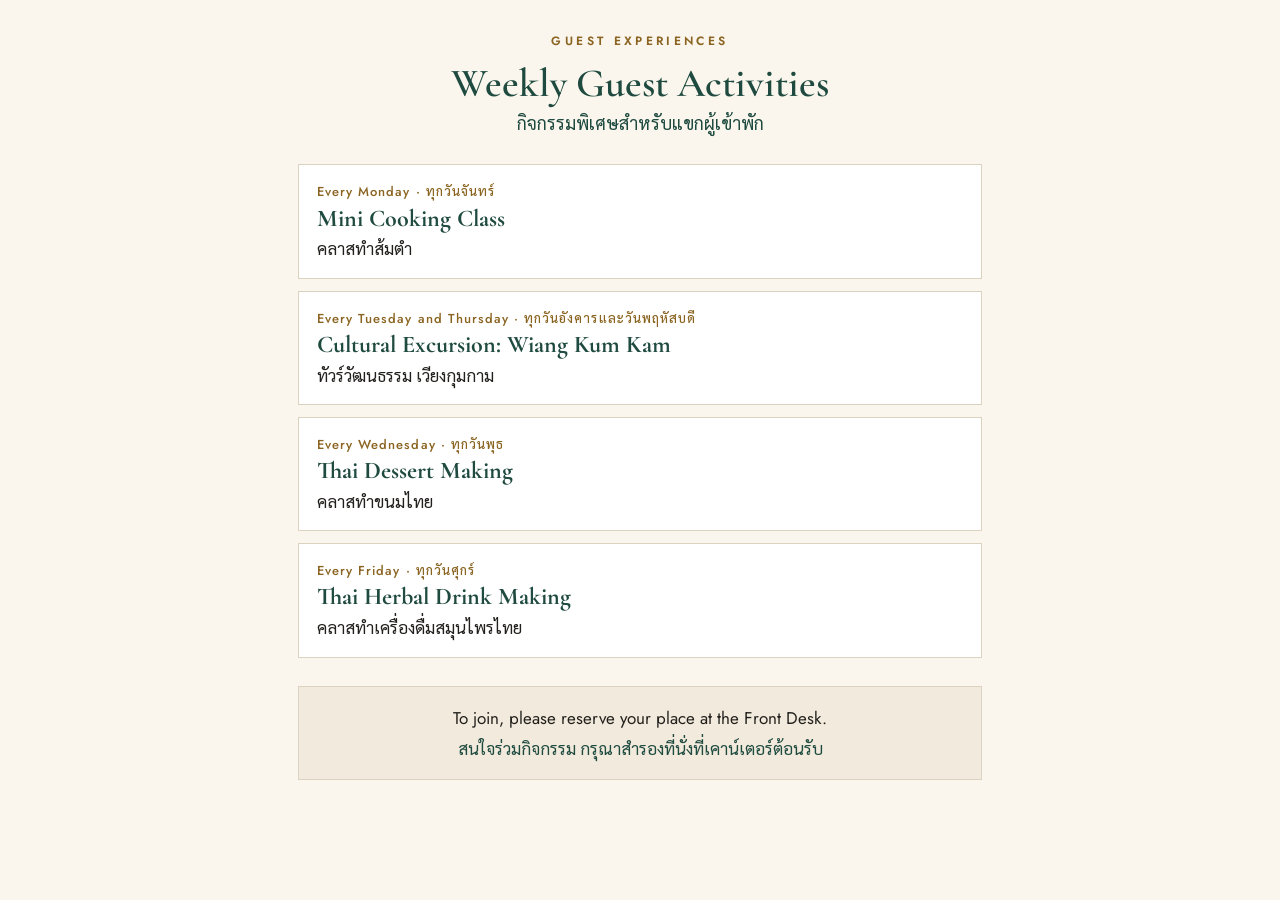
<file: index.html>
<!doctype html>
<html lang="en">
<head>
<meta charset="utf-8">
<meta name="viewport" content="width=device-width, initial-scale=1">
<title>Weekly Guest Activities</title>
<link rel="preconnect" href="https://fonts.googleapis.com">
<link rel="preconnect" href="https://fonts.gstatic.com" crossorigin>
<link rel="stylesheet" href="https://fonts.googleapis.com/css2?family=Cormorant+Garamond:ital,wght@0,600;0,700;1,500&amp;family=Jost:wght@400;500;600&amp;family=Sarabun:wght@400;500&amp;display=swap">
<link rel="stylesheet" href="style.css">
</head>
<body>
<main class="page">
<p class="eyebrow">Guest Experiences</p>
<h1>Weekly Guest Activities</h1>
<p class="th th-title" lang="th">กิจกรรมพิเศษสำหรับแขกผู้เข้าพัก</p>
<ul class="cards">
<li><a class="card" href="cooking/">
<span class="card-day">Every Monday · <span class="th" lang="th">ทุกวันจันทร์</span></span>
<span class="card-title">Mini Cooking Class</span>
<span class="th" lang="th">คลาสทำส้มตำ</span>
</a></li>
<li><a class="card" href="excursion/">
<span class="card-day">Every Tuesday and Thursday · <span class="th" lang="th">ทุกวันอังคารและวันพฤหัสบดี</span></span>
<span class="card-title">Cultural Excursion: Wiang Kum Kam</span>
<span class="th" lang="th">ทัวร์วัฒนธรรม เวียงกุมกาม</span>
</a></li>
<li><a class="card" href="dessert/">
<span class="card-day">Every Wednesday · <span class="th" lang="th">ทุกวันพุธ</span></span>
<span class="card-title">Thai Dessert Making</span>
<span class="th" lang="th">คลาสทำขนมไทย</span>
</a></li>
<li><a class="card" href="herbal-drink/">
<span class="card-day">Every Friday · <span class="th" lang="th">ทุกวันศุกร์</span></span>
<span class="card-title">Thai Herbal Drink Making</span>
<span class="th" lang="th">คลาสทำเครื่องดื่มสมุนไพรไทย</span>
</a></li>
</ul>
<section class="book">
<p>To join, please reserve your place at the Front Desk.</p>
<p class="th" lang="th">สนใจร่วมกิจกรรม กรุณาสำรองที่นั่งที่เคาน์เตอร์ต้อนรับ</p>
</section>
</main>
</body>
</html>
</file>
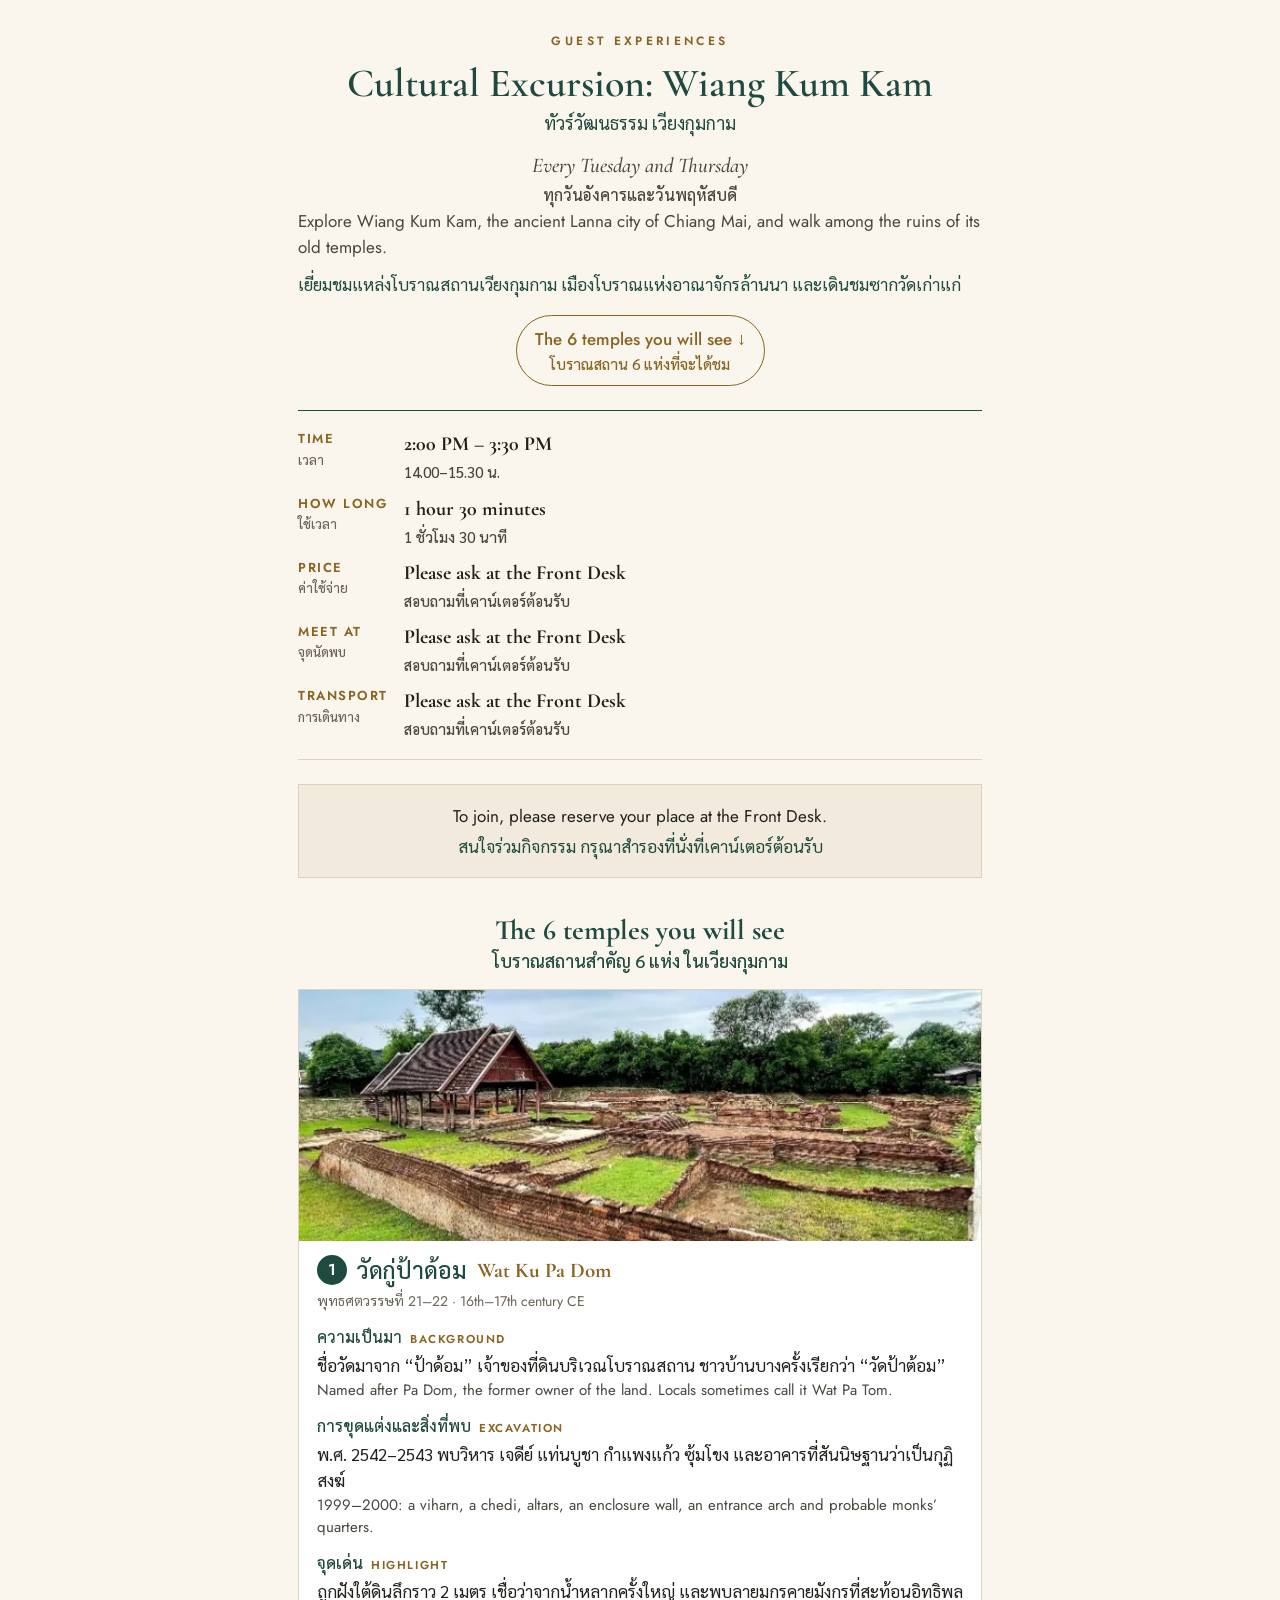
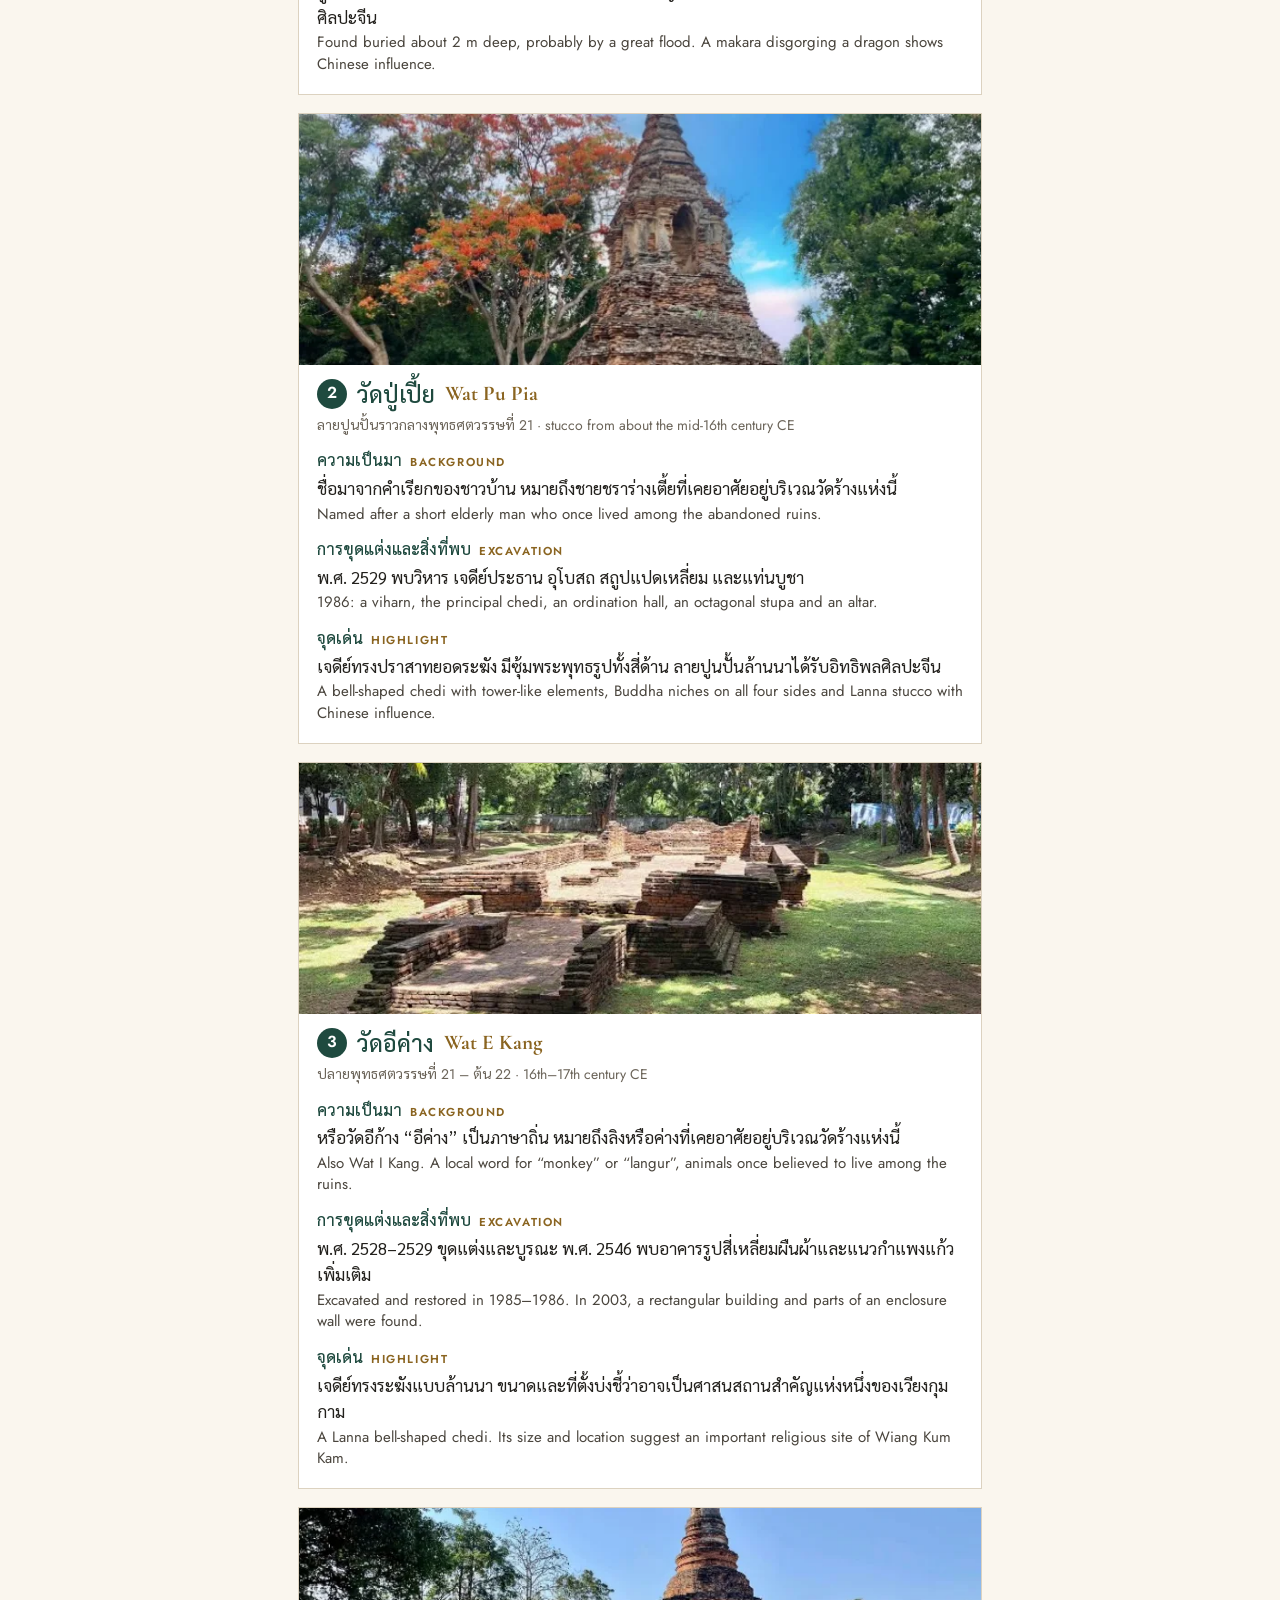
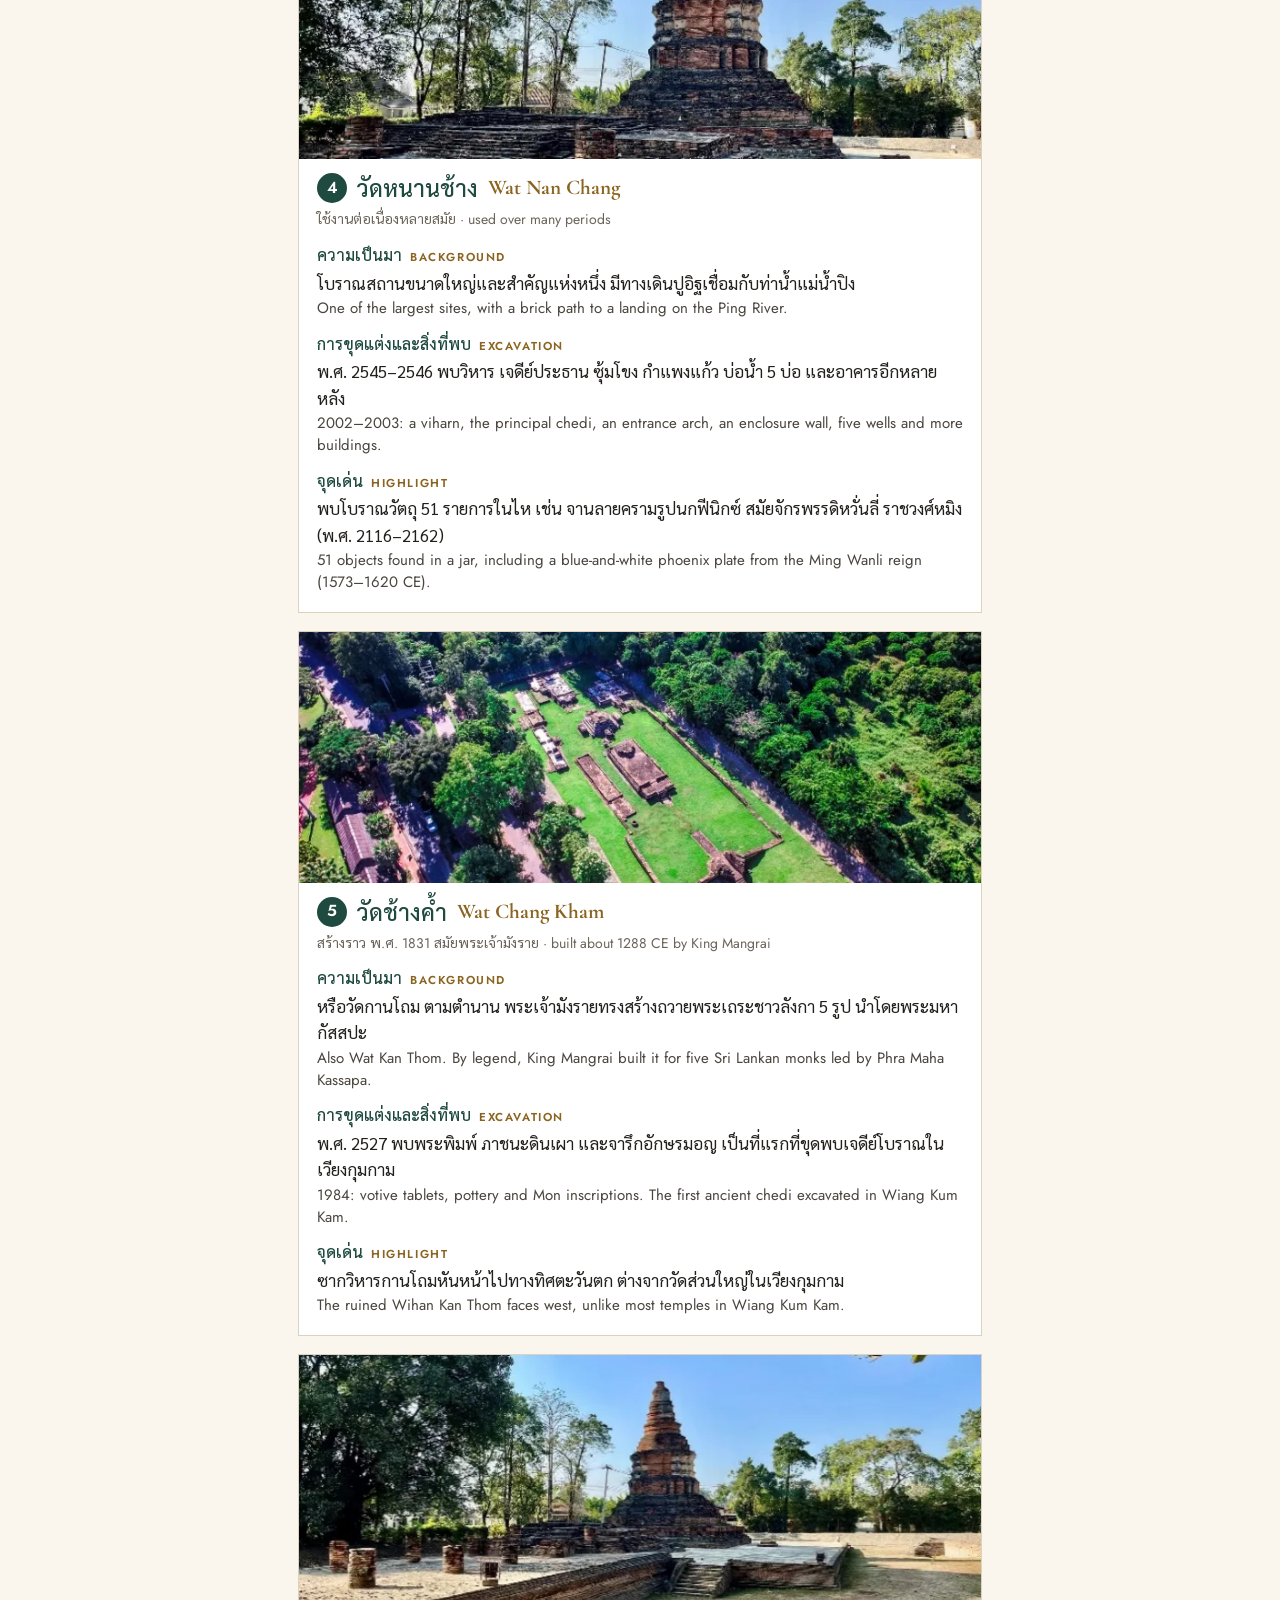
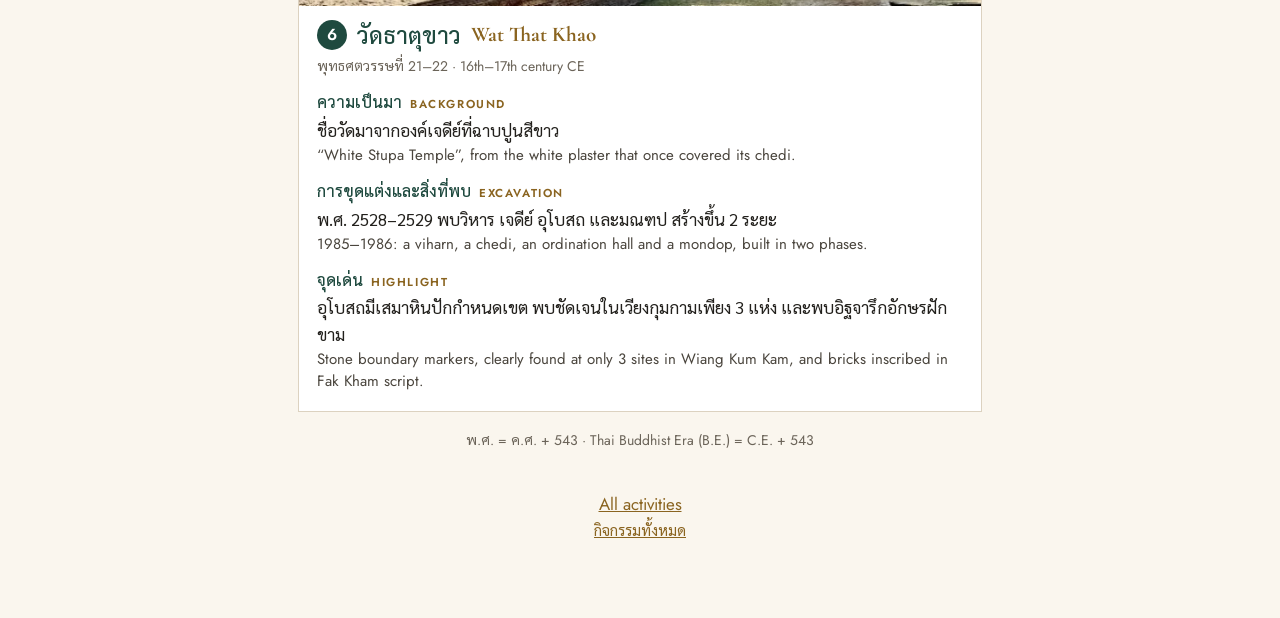
<file: excursion/index.html>
<!doctype html>
<html lang="en">
<head>
<meta charset="utf-8">
<meta name="viewport" content="width=device-width, initial-scale=1">
<title>Cultural Excursion: Wiang Kum Kam · Guest Experiences</title>
<link rel="preconnect" href="https://fonts.googleapis.com">
<link rel="preconnect" href="https://fonts.gstatic.com" crossorigin>
<link rel="stylesheet" href="https://fonts.googleapis.com/css2?family=Cormorant+Garamond:ital,wght@0,600;0,700;1,500&amp;family=Jost:wght@400;500;600&amp;family=Sarabun:wght@400;500&amp;display=swap">
<link rel="stylesheet" href="../style.css">
</head>
<body>
<main class="page">
<p class="eyebrow">Guest Experiences</p>
<h1>Cultural Excursion: Wiang Kum Kam</h1>
<p class="th th-title" lang="th">ทัวร์วัฒนธรรม เวียงกุมกาม</p>
<p class="day">Every Tuesday and Thursday <span class="dot">·</span> <span class="th" lang="th">ทุกวันอังคารและวันพฤหัสบดี</span></p>
<p class="text">Explore Wiang Kum Kam, the ancient Lanna city of Chiang Mai, and walk among the ruins of its old temples.</p>
<p class="text th" lang="th">เยี่ยมชมแหล่งโบราณสถานเวียงกุมกาม เมืองโบราณแห่งอาณาจักรล้านนา และเดินชมซากวัดเก่าแก่</p>
<p class="jump"><a href="#sites">The 6 temples you will see ↓ <span class="th" lang="th">โบราณสถาน 6 แห่งที่จะได้ชม</span></a></p>
<dl class="facts">
<dt>Time <span class="th" lang="th">เวลา</span></dt><dd>2:00 PM – 3:30 PM <span class="th" lang="th">14.00–15.30 น.</span></dd>
<dt>How long <span class="th" lang="th">ใช้เวลา</span></dt><dd>1 hour 30 minutes <span class="th" lang="th">1 ชั่วโมง 30 นาที</span></dd>
<dt>Price <span class="th" lang="th">ค่าใช้จ่าย</span></dt><dd>Please ask at the Front Desk <span class="th" lang="th">สอบถามที่เคาน์เตอร์ต้อนรับ</span></dd>
<dt>Meet at <span class="th" lang="th">จุดนัดพบ</span></dt><dd>Please ask at the Front Desk <span class="th" lang="th">สอบถามที่เคาน์เตอร์ต้อนรับ</span></dd>
<dt>Transport <span class="th" lang="th">การเดินทาง</span></dt><dd>Please ask at the Front Desk <span class="th" lang="th">สอบถามที่เคาน์เตอร์ต้อนรับ</span></dd>
</dl>
<section class="book">
<p>To join, please reserve your place at the Front Desk.</p>
<p class="th" lang="th">สนใจร่วมกิจกรรม กรุณาสำรองที่นั่งที่เคาน์เตอร์ต้อนรับ</p>
</section>
<section class="sites" id="sites">
<h2>The 6 temples you will see <span class="th" lang="th">โบราณสถานสำคัญ 6 แห่ง ในเวียงกุมกาม</span></h2>
<article class="site">
<img src="../photos/wkk-1.webp" alt="วัดกู่ป้าด้อม Wat Ku Pa Dom" width="750" height="276" loading="lazy">
<div class="site-body">
<h3><span class="num">1</span><span lang="th">วัดกู่ป้าด้อม</span> <span class="en">Wat Ku Pa Dom</span></h3>
<p class="age"><span lang="th">พุทธศตวรรษที่ 21–22</span> · 16th–17th century CE</p>
<h4><span lang="th">ความเป็นมา</span> <span class="en">Background</span></h4><p class="th" lang="th">ชื่อวัดมาจาก “<span class=nw>ป้าด้อม</span>” เจ้าของที่ดินบริเวณโบราณสถาน ชาวบ้านบางครั้งเรียกว่า “<span class=nw>วัดป้าต้อม</span>”</p><p class="en">Named after Pa Dom, the former owner of the land. Locals sometimes call it Wat Pa Tom.</p>
<h4><span lang="th">การขุดแต่งและสิ่งที่พบ</span> <span class="en">Excavation</span></h4><p class="th" lang="th">พ.ศ. 2542–2543 พบวิหาร เจดีย์ แท่นบูชา กำแพงแก้ว ซุ้มโขง และอาคารที่สันนิษฐานว่าเป็นกุฏิสงฆ์</p><p class="en">1999–2000: a viharn, a chedi, altars, an enclosure wall, an entrance arch and probable monks’ quarters.</p>
<h4><span lang="th">จุดเด่น</span> <span class="en">Highlight</span></h4><p class="th" lang="th">ถูกฝังใต้ดินลึกราว 2 เมตร เชื่อว่าจากน้ำหลากครั้งใหญ่ และพบลายมกรคายมังกรที่สะท้อนอิทธิพลศิลปะจีน</p><p class="en">Found buried about 2 m deep, probably by a great flood. A makara disgorging a dragon shows Chinese influence.</p>
</div>
</article>
<article class="site">
<img src="../photos/wkk-2.webp" alt="วัดปู่เปี้ย Wat Pu Pia" width="750" height="276" loading="lazy">
<div class="site-body">
<h3><span class="num">2</span><span lang="th">วัดปู่เปี้ย</span> <span class="en">Wat Pu Pia</span></h3>
<p class="age"><span lang="th">ลายปูนปั้นราวกลางพุทธศตวรรษที่ 21</span> · stucco from about the mid-16th century CE</p>
<h4><span lang="th">ความเป็นมา</span> <span class="en">Background</span></h4><p class="th" lang="th">ชื่อมาจากคำเรียกของชาวบ้าน หมายถึงชายชราร่างเตี้ยที่เคยอาศัยอยู่บริเวณวัดร้างแห่งนี้</p><p class="en">Named after a short elderly man who once lived among the abandoned ruins.</p>
<h4><span lang="th">การขุดแต่งและสิ่งที่พบ</span> <span class="en">Excavation</span></h4><p class="th" lang="th">พ.ศ. 2529 พบวิหาร เจดีย์ประธาน อุโบสถ สถูปแปดเหลี่ยม และแท่นบูชา</p><p class="en">1986: a viharn, the principal chedi, an ordination hall, an octagonal stupa and an altar.</p>
<h4><span lang="th">จุดเด่น</span> <span class="en">Highlight</span></h4><p class="th" lang="th">เจดีย์ทรงปราสาทยอดระฆัง มีซุ้มพระพุทธรูปทั้งสี่ด้าน ลายปูนปั้นล้านนาได้รับอิทธิพลศิลปะจีน</p><p class="en">A bell-shaped chedi with tower-like elements, Buddha niches on all four sides and Lanna stucco with Chinese influence.</p>
</div>
</article>
<article class="site">
<img src="../photos/wkk-3.webp" alt="วัดอีค่าง Wat E Kang" width="750" height="276" loading="lazy">
<div class="site-body">
<h3><span class="num">3</span><span lang="th">วัดอีค่าง</span> <span class="en">Wat E Kang</span></h3>
<p class="age"><span lang="th">ปลายพุทธศตวรรษที่ 21 – ต้น 22</span> · 16th–17th century CE</p>
<h4><span lang="th">ความเป็นมา</span> <span class="en">Background</span></h4><p class="th" lang="th">หรือวัดอีก้าง “<span class=nw>อีค่าง</span>” เป็นภาษาถิ่น หมายถึงลิงหรือค่างที่เคยอาศัยอยู่บริเวณวัดร้างแห่งนี้</p><p class="en">Also Wat I Kang. A local word for “monkey” or “langur”, animals once believed to live among the ruins.</p>
<h4><span lang="th">การขุดแต่งและสิ่งที่พบ</span> <span class="en">Excavation</span></h4><p class="th" lang="th">พ.ศ. 2528–2529 ขุดแต่งและบูรณะ พ.ศ. 2546 พบอาคารรูปสี่เหลี่ยมผืนผ้าและแนวกำแพงแก้วเพิ่มเติม</p><p class="en">Excavated and restored in 1985–1986. In 2003, a rectangular building and parts of an enclosure wall were found.</p>
<h4><span lang="th">จุดเด่น</span> <span class="en">Highlight</span></h4><p class="th" lang="th">เจดีย์ทรงระฆังแบบล้านนา ขนาดและที่ตั้งบ่งชี้ว่าอาจเป็นศาสนสถานสำคัญแห่งหนึ่งของเวียงกุมกาม</p><p class="en">A Lanna bell-shaped chedi. Its size and location suggest an important religious site of Wiang Kum Kam.</p>
</div>
</article>
<article class="site">
<img src="../photos/wkk-4.webp" alt="วัดหนานช้าง Wat Nan Chang" width="750" height="276" loading="lazy">
<div class="site-body">
<h3><span class="num">4</span><span lang="th">วัดหนานช้าง</span> <span class="en">Wat Nan Chang</span></h3>
<p class="age"><span lang="th">ใช้งานต่อเนื่องหลายสมัย</span> · used over many periods</p>
<h4><span lang="th">ความเป็นมา</span> <span class="en">Background</span></h4><p class="th" lang="th">โบราณสถานขนาดใหญ่และสำคัญแห่งหนึ่ง มีทางเดินปูอิฐเชื่อมกับท่าน้ำแม่น้ำปิง</p><p class="en">One of the largest sites, with a brick path to a landing on the Ping River.</p>
<h4><span lang="th">การขุดแต่งและสิ่งที่พบ</span> <span class="en">Excavation</span></h4><p class="th" lang="th">พ.ศ. 2545–2546 พบวิหาร เจดีย์ประธาน ซุ้มโขง กำแพงแก้ว บ่อน้ำ 5 บ่อ และอาคารอีกหลายหลัง</p><p class="en">2002–2003: a viharn, the principal chedi, an entrance arch, an enclosure wall, five wells and more buildings.</p>
<h4><span lang="th">จุดเด่น</span> <span class="en">Highlight</span></h4><p class="th" lang="th">พบโบราณวัตถุ 51 รายการในไห เช่น จานลายครามรูปนกฟีนิกซ์ สมัยจักรพรรดิหวั่นลี่ ราชวงศ์หมิง (พ.ศ. 2116–2162)</p><p class="en">51 objects found in a jar, including a blue-and-white phoenix plate from the Ming Wanli reign (1573–1620 CE).</p>
</div>
</article>
<article class="site">
<img src="../photos/wkk-5.webp" alt="วัดช้างค้ำ Wat Chang Kham" width="750" height="276" loading="lazy">
<div class="site-body">
<h3><span class="num">5</span><span lang="th">วัดช้างค้ำ</span> <span class="en">Wat Chang Kham</span></h3>
<p class="age"><span lang="th">สร้างราว พ.ศ. 1831 สมัยพระเจ้ามังราย</span> · built about 1288 CE by King Mangrai</p>
<h4><span lang="th">ความเป็นมา</span> <span class="en">Background</span></h4><p class="th" lang="th">หรือวัดกานโถม ตามตำนาน พระเจ้ามังรายทรงสร้างถวายพระเถระชาวลังกา 5 รูป นำโดยพระมหากัสสปะ</p><p class="en">Also Wat Kan Thom. By legend, King Mangrai built it for five Sri Lankan monks led by Phra Maha Kassapa.</p>
<h4><span lang="th">การขุดแต่งและสิ่งที่พบ</span> <span class="en">Excavation</span></h4><p class="th" lang="th">พ.ศ. 2527 พบพระพิมพ์ ภาชนะดินเผา และจารึกอักษรมอญ เป็นที่แรกที่ขุดพบเจดีย์โบราณในเวียงกุมกาม</p><p class="en">1984: votive tablets, pottery and Mon inscriptions. The first ancient chedi excavated in Wiang Kum Kam.</p>
<h4><span lang="th">จุดเด่น</span> <span class="en">Highlight</span></h4><p class="th" lang="th">ซากวิหารกานโถมหันหน้าไปทางทิศตะวันตก ต่างจากวัดส่วนใหญ่ในเวียงกุมกาม</p><p class="en">The ruined Wihan Kan Thom faces west, unlike most temples in Wiang Kum Kam.</p>
</div>
</article>
<article class="site">
<img src="../photos/wkk-6.webp" alt="วัดธาตุขาว Wat That Khao" width="750" height="276" loading="lazy">
<div class="site-body">
<h3><span class="num">6</span><span lang="th">วัดธาตุขาว</span> <span class="en">Wat That Khao</span></h3>
<p class="age"><span lang="th">พุทธศตวรรษที่ 21–22</span> · 16th–17th century CE</p>
<h4><span lang="th">ความเป็นมา</span> <span class="en">Background</span></h4><p class="th" lang="th">ชื่อวัดมาจากองค์เจดีย์ที่ฉาบปูนสีขาว</p><p class="en">“White Stupa Temple”, from the white plaster that once covered its chedi.</p>
<h4><span lang="th">การขุดแต่งและสิ่งที่พบ</span> <span class="en">Excavation</span></h4><p class="th" lang="th">พ.ศ. 2528–2529 พบวิหาร เจดีย์ อุโบสถ และมณฑป สร้างขึ้น 2 ระยะ</p><p class="en">1985–1986: a viharn, a chedi, an ordination hall and a mondop, built in two phases.</p>
<h4><span lang="th">จุดเด่น</span> <span class="en">Highlight</span></h4><p class="th" lang="th">อุโบสถมีเสมาหินปักกำหนดเขต พบชัดเจนในเวียงกุมกามเพียง 3 แห่ง และพบอิฐจารึกอักษรฝักขาม</p><p class="en">Stone boundary markers, clearly found at only 3 sites in Wiang Kum Kam, and bricks inscribed in Fak Kham script.</p>
</div>
</article>
<p class="note"><span lang="th">พ.ศ. = ค.ศ. + 543</span> · Thai Buddhist Era (B.E.) = C.E. + 543</p>
</section>
<p class="back"><a href="../">All activities <span class="th" lang="th">กิจกรรมทั้งหมด</span></a></p>
</main>
</body>
</html>
</file>
<file: style.css>
:root {
  --cream: #FAF6EE;
  --panel: #F2EBDD;
  --line: #DCD2C0;
  --accent: #8A6420;
  --ink: #1F4A3F;
  --text: #22201C;
  --soft: #4A453D;
  --muted: #6B6459;
  --fill: #F3DFA8;
}
* { box-sizing: border-box; }
body { margin: 0; background: var(--cream); color: var(--text); font-family: 'Jost', 'Sarabun', sans-serif; font-size: 17px; line-height: 1.55; }
.page { max-width: 720px; margin: 0 auto; padding: 32px 18px 48px; }
.th { font-family: 'Sarabun', sans-serif; }
.eyebrow { margin: 0; text-align: center; font-size: 12px; font-weight: 600; letter-spacing: .28em; text-transform: uppercase; color: var(--accent); }
h1 { margin: 10px 0 4px; text-align: center; font-family: 'Cormorant Garamond', serif; font-weight: 600; font-size: 40px; line-height: 1.1; color: var(--ink); }
.th-title { margin: 0; text-align: center; font-size: 18px; color: var(--ink); }
.day { margin: 14px 0 0; text-align: center; font-family: 'Cormorant Garamond', serif; font-style: italic; font-weight: 500; font-size: 21px; color: var(--soft); }
.day .th { display: block; font-style: normal; font-size: 16px; }
.dot { display: none; }
.photos { display: grid; gap: 10px; margin: 24px 0 6px; }
.photos figure { margin: 0; border: 1px solid var(--line); background: var(--panel); }
.photos a { display: block; }
.photos img { width: 100%; height: auto; display: block; }
.photos:not(:has(figure))::before { content: "Photos coming soon · รูปภาพเร็วๆ นี้"; display: block; padding: 56px 16px; text-align: center; font-size: 15px; color: var(--muted); background: var(--panel); border: 1px solid var(--line); }
.hint { margin: 0 0 22px; text-align: center; font-size: 14px; color: var(--muted); }
.hint .th { display: block; }
.photos:not(:has(figure)) + .hint { display: none; }
.text { margin: 0 0 10px; color: var(--soft); }
.text.th { color: var(--ink); }
.facts { display: grid; grid-template-columns: auto 1fr; gap: 10px 16px; margin: 24px 0; padding: 18px 0; border-top: 1.5px solid var(--ink); border-bottom: 1px solid var(--line); }
.facts dt { font-size: 13px; font-weight: 600; letter-spacing: .12em; text-transform: uppercase; color: var(--accent); }
.facts dt .th { display: block; letter-spacing: 0; text-transform: none; font-weight: 500; color: var(--muted); }
.facts dd { margin: 0; font-family: 'Cormorant Garamond', serif; font-weight: 700; font-size: 20px; }
.facts dd .th { display: block; font-size: 15px; font-weight: 500; color: var(--soft); }
.fill { background: var(--fill); padding: 0 4px; font-family: 'Jost', sans-serif; font-size: 15px; font-weight: 500; }
.book { margin: 24px 0; padding: 18px 20px; background: var(--panel); border: 1px solid var(--line); text-align: center; }
.book p { margin: 0; }
.book .th { margin-top: 4px; color: var(--ink); }
.back { text-align: center; }
a { color: var(--accent); }
a:hover { color: #5E4415; }
.back a { display: inline-block; padding: 12px 8px; }
.back .th { display: block; font-size: 15px; }
.cards { list-style: none; margin: 28px 0; padding: 0; display: grid; gap: 12px; }
.card { display: flex; flex-direction: column; gap: 2px; padding: 16px 18px; background: #fff; border: 1px solid var(--line); text-decoration: none; color: var(--text); }
.card:hover { border-color: var(--accent); }
.card-day { font-size: 13px; font-weight: 500; letter-spacing: .08em; color: var(--accent); }
.card-title { font-family: 'Cormorant Garamond', serif; font-weight: 700; font-size: 24px; line-height: 1.2; color: var(--ink); }
.jump { margin: 18px 0 0; text-align: center; }
.jump a { display: inline-block; padding: 10px 18px; border: 1px solid var(--accent); border-radius: 999px; text-decoration: none; font-weight: 500; }
.jump .th { display: block; font-size: 15px; }
.sites { margin: 36px 0 28px; }
.sites h2 { margin: 0; text-align: center; font-family: 'Cormorant Garamond', serif; font-weight: 700; font-size: 28px; line-height: 1.15; color: var(--ink); }
.sites h2 .th { display: block; margin-top: 4px; font-size: 18px; font-weight: 500; }
.site { margin: 18px 0 0; background: #fff; border: 1px solid var(--line); }
.site img { display: block; width: 100%; height: auto; aspect-ratio: 750 / 276; object-fit: cover; }
.site-body { padding: 14px 18px 18px; }
.site h3 { margin: 0; display: flex; flex-wrap: wrap; align-items: center; gap: 2px 10px; font-family: 'Sarabun', sans-serif; font-weight: 500; font-size: 23px; line-height: 1.3; color: var(--ink); }
.site h3 .num { display: inline-grid; place-items: center; width: 30px; height: 30px; border-radius: 50%; background: var(--ink); color: #fff; font-family: 'Jost', sans-serif; font-size: 16px; font-weight: 600; }
.site h3 .en { font-family: 'Cormorant Garamond', serif; font-weight: 700; font-size: 21px; color: var(--accent); }
.site .age { margin: 6px 0 4px; font-size: 14px; color: var(--muted); }
.site h4 { margin: 12px 0 2px; font-family: 'Sarabun', sans-serif; font-size: 16px; font-weight: 500; color: var(--ink); }
.site h4 .en { margin-left: 4px; font-family: 'Jost', sans-serif; font-size: 11.5px; font-weight: 600; letter-spacing: .14em; text-transform: uppercase; color: var(--accent); }
.site p { margin: 0; }
.site p.en { margin-top: 2px; font-size: 15px; line-height: 1.45; color: var(--soft); }
.sites .note { margin: 18px 0 0; text-align: center; font-size: 14px; color: var(--muted); }
.nw { white-space: nowrap; }
</file>
